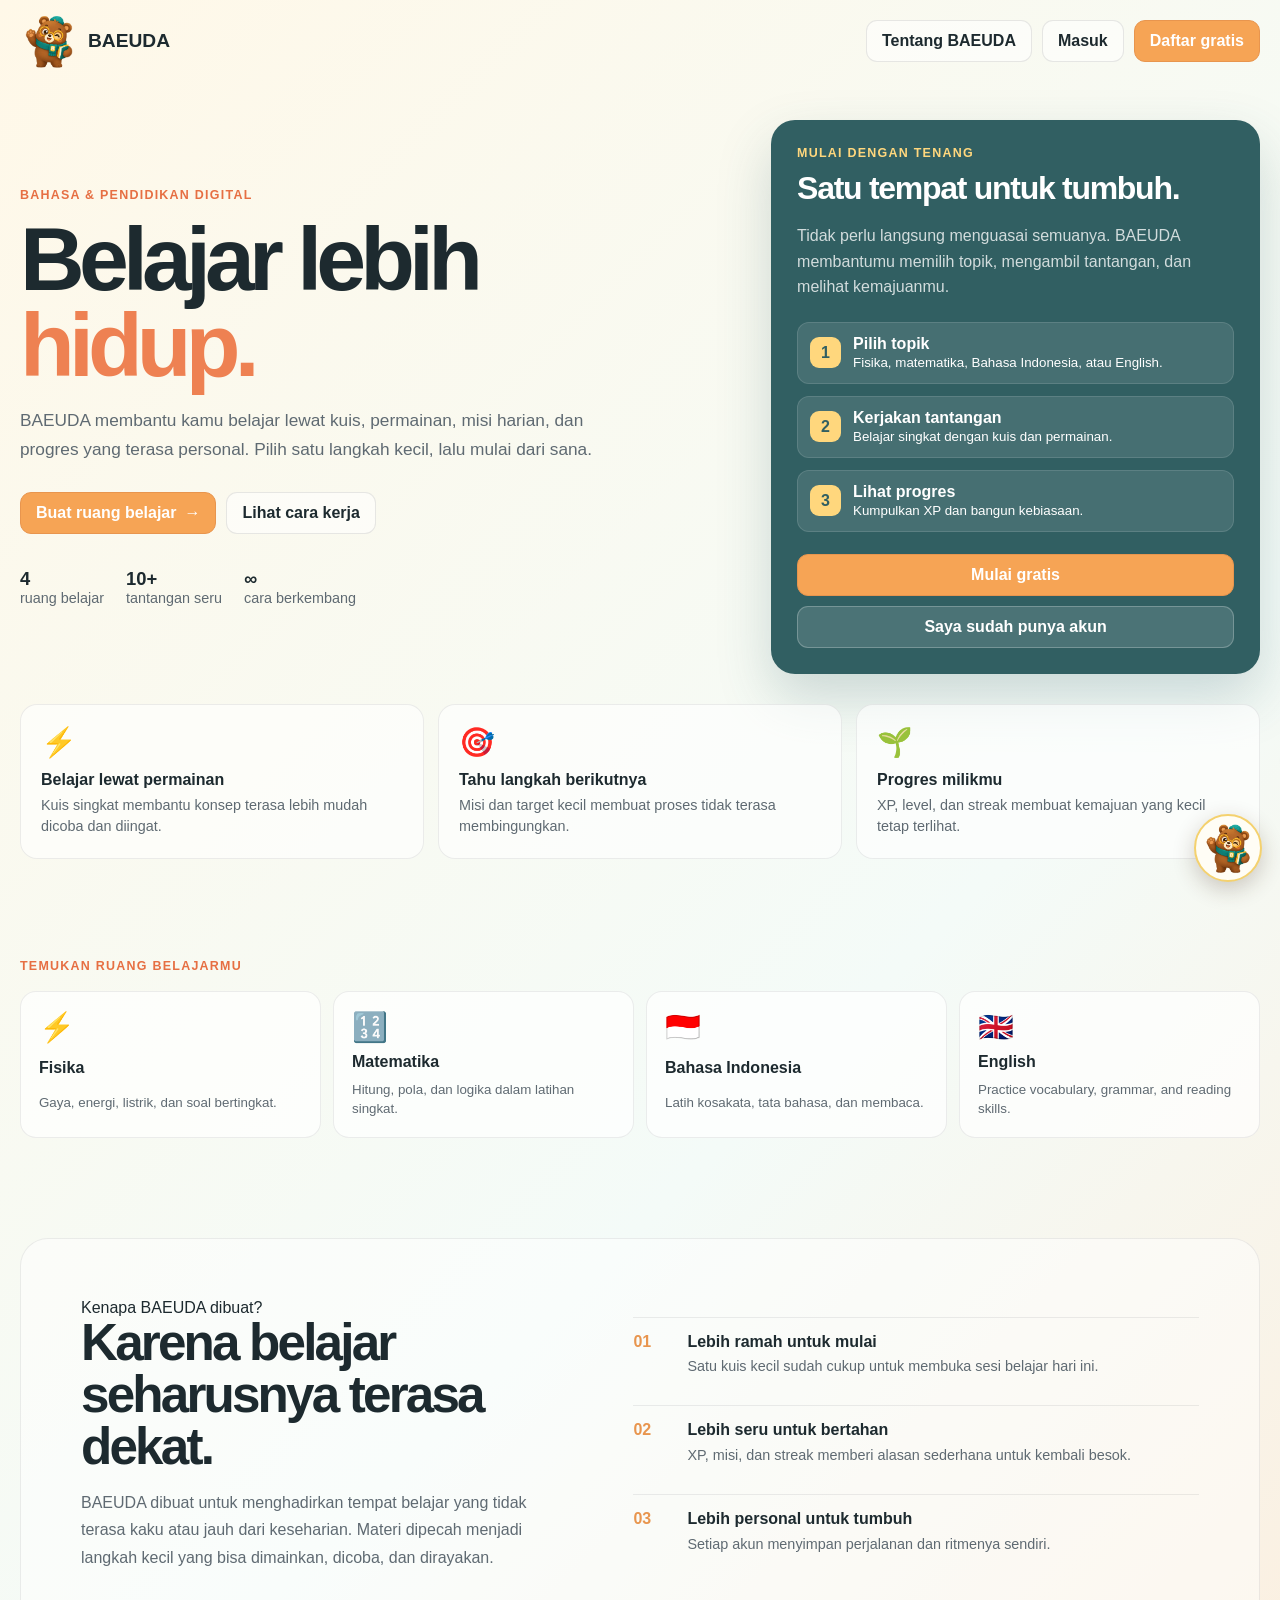
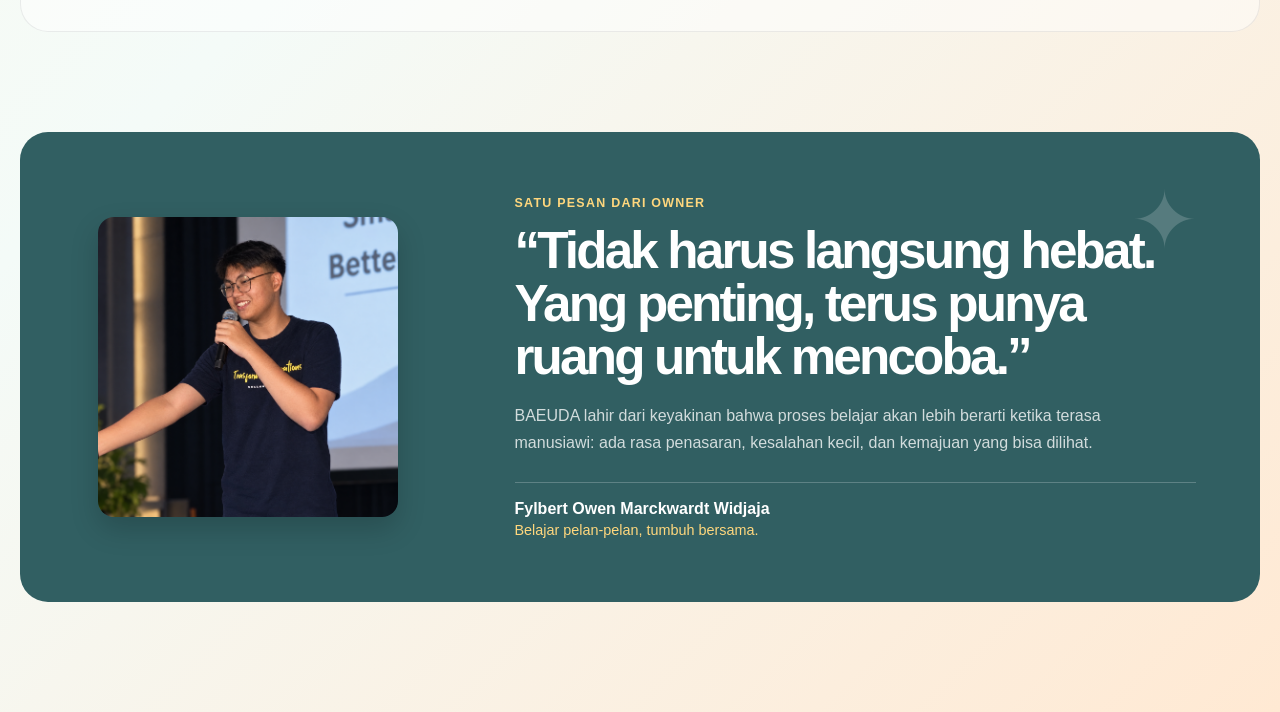
<file: index.html>
<!doctype html>
<html lang="id">
<head>
  <meta charset="utf-8" />
  <meta name="viewport" content="width=device-width, initial-scale=1" />
  <title>BAEUDA - Belajar Seru & Interaktif</title>
  <link rel="shortcut icon" href="logo-removebg-preview.png" type="image/x-icon" />
  <link rel="stylesheet" href="styles.css" />
  <style>
    .landing-shell { min-height: 100vh; overflow: hidden; background: linear-gradient(135deg, #fff8e8 0%, #f4fbf8 52%, #ffe9d3 100%); }
    .landing-nav, .landing-main { width: min(1240px, calc(100% - 40px)); margin: 0 auto; }
    .landing-nav { min-height: 82px; display: flex; align-items: center; justify-content: space-between; gap: 20px; }
    .landing-brand { display: inline-flex; align-items: center; gap: 10px; color: var(--text); font-size: 1.2rem; }
    .landing-nav-actions, .landing-actions { display: flex; align-items: center; flex-wrap: wrap; gap: 10px; }
    .landing-main { padding: 38px 0 80px; }
    .landing-hero { display: grid; grid-template-columns: minmax(0, 1.15fr) minmax(320px, .85fr); align-items: center; gap: clamp(34px, 7vw, 96px); min-height: 550px; }
    .landing-kicker { color: #e66f43; font-size: .78rem; font-weight: 800; letter-spacing: .1em; text-transform: uppercase; }
    .landing-copy h1 { max-width: 720px; margin: 14px 0 18px; font-size: clamp(3rem, 7vw, 6.6rem); line-height: .96; letter-spacing: -.065em; }
    .landing-copy h1 span { color: #ee8152; }
    .landing-copy > p { max-width: 610px; color: var(--muted); font-size: 1.08rem; line-height: 1.7; }
    .landing-actions { margin-top: 28px; }
    .landing-proof { display: flex; flex-wrap: wrap; gap: 22px; margin-top: 34px; color: var(--muted); font-size: .9rem; }
    .landing-proof strong { display: block; color: var(--text); font-size: 1.15rem; }
    .landing-panel { padding: 26px; background: #315f62; color: #fff; border-radius: 24px; box-shadow: 0 24px 54px rgba(49,95,98,.22); }
    .landing-panel h2 { margin: 10px 0; font-size: 2rem; letter-spacing: -.04em; }
    .landing-panel > p { color: rgba(255,255,255,.78); line-height: 1.6; }
    .landing-panel .btn.ghost { background: rgba(255,255,255,.13); border-color: rgba(255,255,255,.24); color: #fff; }
    .landing-panel-actions { display: grid; gap: 10px; margin-top: 22px; }
    .journey-list { display: grid; gap: 12px; margin: 22px 0 0; padding: 0; list-style: none; }
    .journey-list li { display: flex; align-items: center; gap: 12px; padding: 12px; background: rgba(255,255,255,.1); border: 1px solid rgba(255,255,255,.12); border-radius: 12px; }
    .journey-list span { display: grid; width: 31px; height: 31px; place-items: center; flex: 0 0 auto; background: #ffd77d; color: #315f62; border-radius: 9px; font-weight: 800; }
    .landing-features { display: grid; grid-template-columns: repeat(3, 1fr); gap: 14px; margin-top: 30px; }
    .landing-feature { padding: 20px; background: rgba(255,255,255,.6); border: 1px solid var(--line); border-radius: 17px; }
    .landing-feature-icon { font-size: 1.8rem; }
    .landing-feature strong { display: block; margin: 12px 0 6px; }
    .landing-feature p { margin: 0; color: var(--muted); font-size: .9rem; line-height: 1.5; }
    .section-label { margin: 100px 0 18px; color: #e66f43; font-size: .78rem; font-weight: 800; letter-spacing: .1em; text-transform: uppercase; }
    .subject-strip { display: grid; grid-template-columns: repeat(4, 1fr); gap: 12px; }
    .subject-tile { display: grid; gap: 9px; padding: 18px; background: rgba(255,255,255,.68); border: 1px solid var(--line); border-radius: 16px; color: var(--text); }
    .subject-tile:hover { transform: translateY(-3px); box-shadow: 0 12px 22px var(--shadow); }
    .subject-tile span { font-size: 1.8rem; }
    .subject-tile small { color: var(--muted); line-height: 1.45; }
    .about-section { margin-top: 100px; padding: clamp(28px, 5vw, 60px); background: rgba(255,255,255,.48); border: 1px solid var(--line); border-radius: 28px; }
    .about-grid { display: grid; grid-template-columns: minmax(0, .9fr) minmax(0, 1.1fr); gap: clamp(28px, 7vw, 90px); }
    .about-intro h2 { max-width: 470px; margin: 0 0 16px; font-size: clamp(2rem, 4vw, 3.8rem); line-height: 1.02; letter-spacing: -.055em; }
    .about-intro p { max-width: 500px; margin: 0; color: var(--muted); line-height: 1.7; }
    .about-points { display: grid; gap: 12px; }
    .about-points > div { display: grid; grid-template-columns: 42px 1fr; column-gap: 12px; padding: 15px 0; border-top: 1px solid var(--line); }
    .about-points span { grid-row: span 2; color: #e8954e; font-weight: 800; }
    .about-points p { margin: 5px 0 0; color: var(--muted); font-size: .9rem; line-height: 1.5; }
    .owner-section { display: grid; grid-template-columns: minmax(230px, .65fr) minmax(0, 1.35fr); align-items: center; gap: clamp(32px, 8vw, 110px); margin: 100px 0 30px; padding: clamp(28px, 5vw, 66px); overflow: hidden; background: #315f62; color: #fff; border-radius: 28px; position: relative; }
    .owner-section::after { content: "✦"; position: absolute; right: 5%; top: 9%; color: rgba(255,255,255,.18); font-size: 5rem; }
    .owner-photo-wrap { position: relative; display: grid; place-items: center; min-height: 270px; }
    .owner-photo { display: block; width: min(100%, 300px); aspect-ratio: 1; object-fit: cover; border-radius: 16px; box-shadow: 0 12px 28px rgba(0,0,0,.18); }
    .owner-story { position: relative; z-index: 1; }
    .owner-story .landing-kicker { color: #ffd77d; }
    .owner-story h2 { max-width: 700px; margin: 14px 0 18px; font-size: clamp(2rem, 4vw, 4rem); line-height: 1.04; letter-spacing: -.055em; }
    .owner-story > p { max-width: 650px; margin: 0; color: rgba(255,255,255,.78); line-height: 1.7; }
    .owner-signature { display: grid; gap: 4px; margin-top: 26px; padding-top: 17px; border-top: 1px solid rgba(255,255,255,.22); }
    .owner-signature span { color: #ffd77d; font-size: .9rem; }
    @media (max-width: 820px) { .landing-hero { grid-template-columns: 1fr; min-height: 0; } .landing-copy h1 { font-size: clamp(3rem, 14vw, 5rem); } .landing-features, .about-grid, .owner-section { grid-template-columns: 1fr; } .subject-strip { grid-template-columns: repeat(2, 1fr); } .owner-photo-wrap { min-height: 230px; } }
    @media (max-width: 520px) { .landing-nav, .landing-main { width: min(100% - 28px, 1240px); } .landing-nav { min-height: 70px; } .landing-nav-actions .btn.ghost { display: none; } .landing-main { padding-top: 20px; } .subject-strip { grid-template-columns: 1fr; } }
  </style>
</head>
<body>
  <div class="landing-shell">
    <header class="landing-nav">
      <a class="landing-brand" href="index.html"><span class="brand-mark">🐻</span><strong>BAEUDA</strong></a>
      <div class="landing-nav-actions"><a class="btn ghost" href="#tentang">Tentang BAEUDA</a><a class="btn ghost" href="login.html">Masuk</a><a class="btn brand" href="register.html">Daftar gratis</a></div>
    </header>
    <main class="landing-main">
      <section class="landing-hero">
        <div class="landing-copy"><div class="landing-kicker">Bahasa & Pendidikan Digital</div><h1>Belajar lebih <span>hidup.</span></h1><p>BAEUDA membantu kamu belajar lewat kuis, permainan, misi harian, dan progres yang terasa personal. Pilih satu langkah kecil, lalu mulai dari sana.</p><div class="landing-actions"><a class="btn brand" href="register.html">Buat ruang belajar <span aria-hidden="true">→</span></a><a class="btn ghost" href="#jelajah">Lihat cara kerja</a></div><div class="landing-proof"><div><strong>4</strong> ruang belajar</div><div><strong>10+</strong> tantangan seru</div><div><strong>∞</strong> cara berkembang</div></div></div>
        <aside class="landing-panel"><div class="landing-kicker" style="color:#ffd77d;">Mulai dengan tenang</div><h2>Satu tempat untuk tumbuh.</h2><p>Tidak perlu langsung menguasai semuanya. BAEUDA membantumu memilih topik, mengambil tantangan, dan melihat kemajuanmu.</p><ul class="journey-list"><li><span>1</span><div><strong>Pilih topik</strong><br><small>Fisika, matematika, Bahasa Indonesia, atau English.</small></div></li><li><span>2</span><div><strong>Kerjakan tantangan</strong><br><small>Belajar singkat dengan kuis dan permainan.</small></div></li><li><span>3</span><div><strong>Lihat progres</strong><br><small>Kumpulkan XP dan bangun kebiasaan.</small></div></li></ul><div class="landing-panel-actions"><a class="btn brand" href="register.html">Mulai gratis</a><a class="btn ghost" href="login.html">Saya sudah punya akun</a></div></aside>
      </section>
      <section id="jelajah" class="landing-features" aria-label="Manfaat BAEUDA"><article class="landing-feature"><div class="landing-feature-icon">⚡</div><strong>Belajar lewat permainan</strong><p>Kuis singkat membantu konsep terasa lebih mudah dicoba dan diingat.</p></article><article class="landing-feature"><div class="landing-feature-icon">🎯</div><strong>Tahu langkah berikutnya</strong><p>Misi dan target kecil membuat proses tidak terasa membingungkan.</p></article><article class="landing-feature"><div class="landing-feature-icon">🌱</div><strong>Progres milikmu</strong><p>XP, level, dan streak membuat kemajuan yang kecil tetap terlihat.</p></article></section>
      <div class="section-label">Temukan ruang belajarmu</div>
      <section class="subject-strip"><a class="subject-tile" href="quiz.html"><span>⚡</span><strong>Fisika</strong><small>Gaya, energi, listrik, dan soal bertingkat.</small></a><a class="subject-tile" href="math-quiz.html"><span>🔢</span><strong>Matematika</strong><small>Hitung, pola, dan logika dalam latihan singkat.</small></a><a class="subject-tile" href="bahasa-quiz.html"><span>🇮🇩</span><strong>Bahasa Indonesia</strong><small>Latih kosakata, tata bahasa, dan membaca.</small></a><a class="subject-tile" href="english-quiz.html"><span>🇬🇧</span><strong>English</strong><small>Practice vocabulary, grammar, and reading skills.</small></a></section>
      <section id="tentang" class="about-section"><div class="about-label">Kenapa BAEUDA dibuat?</div><div class="about-grid"><div class="about-intro"><h2>Karena belajar seharusnya terasa dekat.</h2><p>BAEUDA dibuat untuk menghadirkan tempat belajar yang tidak terasa kaku atau jauh dari keseharian. Materi dipecah menjadi langkah kecil yang bisa dimainkan, dicoba, dan dirayakan.</p></div><div class="about-points"><div><span>01</span><strong>Lebih ramah untuk mulai</strong><p>Satu kuis kecil sudah cukup untuk membuka sesi belajar hari ini.</p></div><div><span>02</span><strong>Lebih seru untuk bertahan</strong><p>XP, misi, dan streak memberi alasan sederhana untuk kembali besok.</p></div><div><span>03</span><strong>Lebih personal untuk tumbuh</strong><p>Setiap akun menyimpan perjalanan dan ritmenya sendiri.</p></div></div></div></section>
      <section id="owner" class="owner-section"><div class="owner-photo-wrap"><img class="owner-photo" src="image.png" alt="Owner BAEUDA speaking at an event" /></div><div class="owner-story"><div class="landing-kicker">Satu pesan dari owner</div><h2>“Tidak harus langsung hebat. Yang penting, terus punya ruang untuk mencoba.”</h2><p>BAEUDA lahir dari keyakinan bahwa proses belajar akan lebih berarti ketika terasa manusiawi: ada rasa penasaran, kesalahan kecil, dan kemajuan yang bisa dilihat.</p><div class="owner-signature"><strong>Fylbert Owen Marckwardt Widjaja</strong><span>Belajar pelan-pelan, tumbuh bersama.</span></div></div></section>
    </main>
  </div>
  <script src="mascot-popover.js" defer></script>
</body>
</html>
</file>
<file: styles.css>
:root {
  --bg-page: #f4d35e;
  --bg-soft: #f5f5f1;
  --panel: #f3efe8;
  --panel-strong: #f9f9f7;
  --card: #f7f5ee;
  --white: #ffffff;
  --text: #1d2a2f;
  --muted: #5f6a72;
  --brand-yellow: #f9c74f;
  --brand-orange: #f78b5c;
  --brand-teal: #71d7d5;
  --brand-violet: #8167f5;
  --brand-green: #8ad7a3;
  --brand-pink: #f6b5d8;
  --shadow: rgba(63, 52, 25, 0.12);
  --line: rgba(31, 35, 42, 0.08);
  --border: rgba(31, 35, 42, 0.1);
  --brand: #f6a455;
  --brand-2: #40aaa5;
  --ok: #2f9b68;
  --danger: #c65c5c;
}

* { box-sizing: border-box; }
html, body {
  margin: 0;
  padding: 0;
  min-height: 100%;
  font-family: "Segoe UI", Tahoma, Geneva, Verdana, sans-serif;
  background: var(--bg-page);
  color: var(--text);
}

body {
  min-height: 100vh;
  display: flex;
  flex-direction: column;
  justify-content: stretch;
  align-items: flex-start;
  overflow-x: hidden;
}

body.auth-pending { visibility: hidden; }

button, input { font: inherit; }
a { color: inherit; text-decoration: none; }
img { max-width: 100%; display: block; }

.dashboard-shell {
  width: 100%;
  min-height: 100vh;
  background: linear-gradient(180deg, #f4f0eb 0%, #f7f4ee 100%);
  position: relative;
  overflow: hidden;
}

.dashboard-shell::before,
.dashboard-shell::after {
  content: "";
  position: absolute;
  inset: auto auto 0 0;
  width: 340px;
  height: 180px;
  background: rgba(255,255,255,0.38);
  border-radius: 50% 50% 0 0 / 100% 100% 0 0;
  transform: translateX(-30px) translateY(40px);
  filter: blur(4px);
}

.dashboard-shell::after {
  left: auto;
  right: -40px;
  bottom: 20px;
  width: 260px;
  height: 140px;
}

.app-layout {
  display: grid;
  grid-template-columns: 260px 1fr;
  min-height: 100vh;
  position: relative;
  z-index: 1;
}

.sidebar-overlay { display: none; }

.sidebar {
  background: rgba(255,255,255,0.10);
  border-right: 1px solid var(--line);
  padding: 18px 16px 24px;
  position: relative;
}

.brand-box {
  display: flex;
  align-items: center;
  gap: 10px;
  padding: 8px 10px 18px;
  font-weight: 800;
  font-size: 1.2rem;
  color: var(--text);
}

.brand-mark {
  width: 58px;
  height: 58px;
  border-radius: 12px;
  background: url('logo.png') center / contain no-repeat;
  display: grid;
  place-items: center;
  font-size: 0;
}

.side-menu {
  list-style: none;
  margin: 12px 0 0;
  padding: 0;
  display: flex;
  flex-direction: column;
  gap: 8px;
}

.side-menu li {
  margin: 0;
}

.nav-link {
  width: 100%;
  display: flex;
  align-items: center;
  gap: 12px;
  border: none;
  background: transparent;
  padding: 12px 12px;
  border-radius: 12px;
  color: var(--text);
  font-weight: 600;
  text-align: left;
  cursor: pointer;
  transition: 0.18s ease;
}

.nav-link:hover,
.nav-link.active {
  background: rgba(113, 215, 213, 0.25);
  box-shadow: inset 0 0 0 1px rgba(64, 167, 166, 0.14);
}

.nav-icon {
  width: 26px;
  height: 26px;
  display: grid;
  place-items: center;
  border-radius: 8px;
  background: rgba(255,255,255,0.28);
  font-size: 1rem;
}

.main-panel {
  padding: 18px 26px 28px;
  position: relative;
}

.topbar {
  display: flex;
  justify-content: space-between;
  align-items: center;
  padding: 6px 4px 18px;
}

.sidebar-toggle {
  display: none;
  width: 42px;
  height: 42px;
  border: 1px solid rgba(26, 38, 42, 0.08);
  border-radius: 12px;
  background: rgba(255,255,255,.72);
  color: var(--text);
  cursor: pointer;
  font-size: 1.25rem;
  box-shadow: 0 8px 18px rgba(0,0,0,.04);
}

.topbar-actions {
  display: flex;
  align-items: center;
  gap: 12px;
}

.top-icon {
  width: 40px;
  height: 40px;
  border-radius: 50%;
  border: 1px solid rgba(26, 38, 42, 0.08);
  background: rgba(255,255,255,0.6);
  display: grid;
  place-items: center;
  box-shadow: 0 8px 18px rgba(0,0,0,0.04);
  cursor: pointer;
  font-size: 1.2rem;
}

.top-icon.accent {
  background: linear-gradient(180deg, #ffcf6a, #ffb447);
  border-color: rgba(255, 162, 66, 0.25);
}

.content {
  display: flex;
  flex-direction: column;
  gap: 18px;
}

.hero {
  display: flex;
  align-items: center;
  justify-content: space-between;
  gap: 18px;
  padding: 12px 8px 0;
}

.hero h1 {
  margin: 0;
  font-size: clamp(2rem, 2.4vw, 3rem);
  line-height: 1.15;
  letter-spacing: -0.04em;
} 

.hero h1 .accent {
  color: #ff8b57;
}

.hero-copy {
  max-width: 720px;
}

.hero-copy p {
  margin: 10px 0 0;
  color: var(--muted);
  font-size: 1rem;
}

.hero-figure {
  width: 120px;
  height: 120px;
  border-radius: 50%;
  background-image: url('logo.png'), linear-gradient(180deg, rgba(255,255,255,0.9), rgba(239,245,255,0.8));
  background-position: center, center;
  background-size: 98px 98px, cover;
  background-repeat: no-repeat;
  display: grid;
  place-items: center;
  border: 3px solid rgba(255,255,255,0.9);
  box-shadow: 0 14px 28px rgba(130, 130, 130, 0.12);
  font-size: 0;
}

.card {
  background: rgba(255,255,255,0.52);
  border: 1px solid rgba(26, 38, 42, 0.08);
  border-radius: 24px;
  box-shadow: 0 12px 24px var(--shadow);
}

.profile-card {
  padding: 24px 26px 18px;
}

.profile-header {
  display: flex;
  align-items: center;
  justify-content: space-between;
  gap: 20px;
}

.profile-user {
  display: flex;
  align-items: center;
  gap: 18px;
}

.avatar-wrap {
  width: 76px;
  height: 76px;
  border-radius: 50%;
  overflow: hidden;
  background: linear-gradient(135deg, #bfe8f5, #eafaf5);
  display: grid;
  place-items: center;
  border: 3px solid rgba(255,255,255,0.9);
  box-shadow: inset 0 0 0 2px rgba(55,81,82,0.06);
}

.avatar-wrap img {
  width: 100%;
  height: 100%;
  object-fit: cover;
}

.user-name-row {
  display: flex;
  align-items: center;
  gap: 10px;
  flex-wrap: wrap;
}

.user-name-row h2 {
  margin: 0;
  font-size: clamp(1.5rem, 2vw, 2.1rem);
  letter-spacing: -0.04em;
}

.small-btn {
  border: 1px solid rgba(18,31,34,0.08);
  background: rgba(255,255,255,0.8);
  color: var(--text);
  border-radius: 10px;
  padding: 6px 10px;
  cursor: pointer;
  font-weight: 600;
}

.level-pill {
  display: inline-flex;
  align-items: center;
  justify-content: center;
  padding: 8px 12px;
  border-radius: 999px;
  background: linear-gradient(135deg, rgba(129,103,245,0.14), rgba(113,215,213,0.2));
  color: var(--text);
  font-weight: 800;
  letter-spacing: 0.02em;
}

.profile-meta {
  display: flex;
  align-items: center;
  gap: 12px;
  flex-wrap: wrap;
  margin-top: 8px;
}

.avatar-actions {
  margin-top: 10px;
}

.avatar-actions input {
  display: none;
}

.meta-pill {
  border-radius: 999px;
  padding: 7px 12px;
  background: rgba(255,255,255,0.7);
  border: 1px solid var(--line);
  font-size: 0.86rem;
  color: var(--muted);
  font-weight: 700;
}

.name-edit {
  display: none;
  margin-top: 12px;
  gap: 10px;
  align-items: center;
}

.name-edit.visible {
  display: flex;
}

.name-edit input {
  flex: 1;
  border: 1px solid rgba(24, 36, 43, 0.14);
  background: rgba(255,255,255,0.8);
  border-radius: 12px;
  padding: 10px 12px;
  outline: none;
}

.name-edit input:focus {
  border-color: rgba(129,103,245,0.35);
  box-shadow: 0 0 0 4px rgba(129,103,245,0.08);
}

.stats-grid {
  margin-top: 18px;
  display: grid;
  grid-template-columns: repeat(3, minmax(0,1fr));
  gap: 14px;
}

.stat-box {
  background: linear-gradient(180deg, rgba(255,255,255,0.86), rgba(244,245,246,0.88));
  border: 1px solid rgba(26,38,42,0.06);
  border-radius: 18px;
  min-height: 118px;
  padding: 18px 16px;
  display: flex;
  flex-direction: column;
  justify-content: center;
  align-items: center;
  text-align: center;
  gap: 6px;
}

.stat-icon {
  font-size: 1.5rem;
}

.stat-value {
  font-size: clamp(1.5rem, 2vw, 2.2rem);
  font-weight: 900;
  letter-spacing: -0.05em;
  color: var(--text);
}

.stat-label {
  color: var(--muted);
  font-size: 0.8rem;
  letter-spacing: 0.04em;
  text-transform: uppercase;
  font-weight: 700;
}

.progress-panel {
  margin-top: 18px;
  padding-top: 10px;
  border-top: 1px solid rgba(24, 36, 43, 0.08);
}

.progress-head {
  display: flex;
  justify-content: space-between;
  align-items: center;
  gap: 10px;
  font-weight: 700;
  margin-bottom: 10px;
}

.progress-bar {
  height: 16px;
  background: rgba(26, 38, 42, 0.08);
  border-radius: 999px;
  overflow: hidden;
  position: relative;
}

.progress-bar > span {
  display: block;
  width: 75%;
  height: 100%;
  background: linear-gradient(90deg, #7bd8d2, #82de8a, #f7c153 100%);
  border-radius: inherit;
}

.caption {
  color: var(--muted);
  font-size: 0.85rem;
  margin-top: 8px;
}

.quote-card {
  padding: 14px 16px;
  background: rgba(113, 215, 213, 0.14);
  border: 1px solid rgba(113, 215, 213, 0.15);
  border-radius: 18px;
  display: flex;
  align-items: center;
  justify-content: space-between;
  gap: 18px;
}

.quote-content {
  display: flex;
  align-items: center;
  gap: 12px;
  flex: 1;
  font-size: 0.9rem;
  color: var(--text);
  line-height: 1.5;
}

.quote-mark {
  width: 42px;
  height: 42px;
  border-radius: 50%;
  background: rgba(255,255,255,0.6);
  display: grid;
  place-items: center;
  font-size: 1.2rem;
}

.quote-credit {
  font-weight: 800;
  color: var(--muted);
  text-align: right;
  min-width: 110px;
}

.quick-summary {
  display: grid;
  grid-template-columns: repeat(3, minmax(0,1fr));
  gap: 14px;
  margin-top: 4px;
}

.summary-item {
  padding: 16px 18px;
  background: rgba(255,255,255,0.54);
  border: 1px solid rgba(28, 40, 44, 0.08);
  border-radius: 18px;
  display: flex;
  align-items: center;
  justify-content: space-between;
  gap: 12px;
  min-height: 72px;
  font-weight: 700;
}

.summary-item .icon {
  width: 38px;
  height: 38px;
  border-radius: 12px;
  background: rgba(129,103,245,0.1);
  display: grid;
  place-items: center;
  font-size: 1.2rem;
}

.summary-item .label {
  color: var(--muted);
  font-size: 0.78rem;
  text-transform: uppercase;
  letter-spacing: 0.04em;
}

.summary-item .value {
  font-size: 1.1rem;
}

.feature-shell {
  width: 100%;
  min-height: 100vh;
  background: linear-gradient(145deg, #fff8e8 0%, #f4fbf8 55%, #fff0df 100%);
}

.feature-topbar,
.feature-content {
  width: 100%;
  max-width: none;
  padding-left: clamp(16px, 4vw, 64px);
  padding-right: clamp(16px, 4vw, 64px);
  box-sizing: border-box;
  margin: 0 auto;
}

.feature-topbar {
  display: flex;
  justify-content: space-between;
  align-items: center;
  padding: 24px 0;
}

.feature-brand {
  display: inline-flex;
  align-items: center;
  gap: 10px;
  font-size: 1.2rem;
}

.feature-hero {
  display: flex;
  justify-content: space-between;
  align-items: center;
  gap: 24px;
  padding: 34px 0 24px;
}

.eyebrow {
  margin: 0 0 6px;
  color: #ee7e4b;
  font-size: .76rem;
  font-weight: 800;
  letter-spacing: .08em;
  text-transform: uppercase;
}

.feature-hero h1,
.feature-section h2 {
  margin: 0;
  letter-spacing: -.035em;
}

.feature-hero h1 { font-size: clamp(2rem, 4vw, 3.2rem); }
.feature-hero p:not(.eyebrow) { color: var(--muted); margin: 10px 0 0; }
.feature-hero-icon { font-size: 4rem; transform: rotate(8deg); }
.feature-section { margin: 22px 0 36px; scroll-margin-top: 16px; }
.section-heading { display: flex; justify-content: space-between; align-items: end; gap: 16px; margin-bottom: 14px; }
.section-count { color: #497b7c; font-size: .82rem; font-weight: 800; }
.feature-grid { display: grid; grid-template-columns: repeat(4, minmax(0, 1fr)); gap: 14px; }
.feature-card { color: var(--text); text-decoration: none; }
.subject-card { min-height: 178px; padding: 18px; display: flex; flex-direction: column; align-items: flex-start; gap: 9px; background: rgba(255,255,255,.78); border: 1px solid var(--line); border-radius: 18px; box-shadow: 0 10px 22px var(--shadow); transition: transform .18s ease, box-shadow .18s ease; }
.subject-card:hover { transform: translateY(-4px); box-shadow: 0 16px 28px rgba(63,52,25,.16); }
.subject-card strong { font-size: 1.05rem; }
.subject-card span:not(.feature-card-icon) { color: var(--muted); font-size: .88rem; line-height: 1.4; }
.subject-card b { color: #e66f43; margin-top: auto; font-size: .86rem; }
.feature-card-icon { font-size: 2rem; }
.task-list { display: grid; gap: 9px; }
.task-row, .setting-row { display: flex; align-items: center; gap: 12px; padding: 14px 16px; background: rgba(255,255,255,.78); border: 1px solid var(--line); border-radius: 14px; cursor: pointer; }
.task-row input { accent-color: #40aaa5; }
.task-row.done strong { color: var(--muted); text-decoration: line-through; }
.add-task, .tutor-form { display: flex; gap: 10px; margin-top: 12px; }
.add-task input, .tutor-input-row input { flex: 1; min-width: 0; border: 1px solid var(--line); border-radius: 11px; padding: 11px 13px; background: rgba(255,255,255,.8); }
.accent-btn { background: #f6a455; border-color: #e8954e; color: #fff; }
.tutor-section { background: rgba(113,215,213,.15); padding: 22px; border-radius: 20px; border: 1px solid rgba(64,167,166,.15); }
.tutor-form { display: block; }
.tutor-form label { display: block; font-weight: 700; margin-bottom: 8px; }
.tutor-input-row { display: flex; gap: 10px; }
.tutor-answer { margin-top: 14px; padding: 14px; background: rgba(255,255,255,.7); border-radius: 12px; color: #315f62; line-height: 1.5; }
.progress-overview { display: grid; grid-template-columns: repeat(3, 1fr); gap: 12px; }
.progress-overview > div { display: flex; flex-direction: column; gap: 6px; padding: 18px; background: rgba(255,255,255,.78); border-radius: 15px; border: 1px solid var(--line); }
.progress-overview span, .progress-overview small { color: var(--muted); font-size: .82rem; }
.progress-overview strong { font-size: 1.45rem; }
.achievement-list, .leaderboard-list { display: grid; gap: 9px; margin-top: 12px; }
.achievement, .leaderboard-list > div, .message-item, .calendar-grid { display: flex; align-items: center; gap: 14px; padding: 14px 16px; background: rgba(255,255,255,.78); border: 1px solid var(--line); border-radius: 14px; }
.achievement { opacity: .62; }
.achievement.unlocked, .achievement span { opacity: 1; }
.achievement span { display: flex; flex-direction: column; gap: 3px; }
.achievement small, .message-item small, .calendar-plan small { color: var(--muted); }
.leaderboard-list > div { justify-content: space-between; }
.leaderboard-list b { color: #e8954e; width: 20px; }
.leaderboard-list .current-rank { background: #fff0cf; border-color: #f4c77d; }
.calendar-grid { justify-content: flex-start; }
.calendar-date { min-width: 150px; display: flex; flex-direction: column; gap: 3px; }
.calendar-date strong { font-size: 2.4rem; color: #e66f43; }
.calendar-date small, .calendar-date span { color: var(--muted); }
.calendar-plan { display: flex; flex-direction: column; gap: 5px; }
.message-avatar { font-size: 2rem; }
.message-item p { margin: 4px 0; }
.setting-row { justify-content: space-between; cursor: default; margin-bottom: 12px; }
.setting-row span { display: flex; flex-direction: column; gap: 4px; }
.setting-row small { color: var(--muted); }
.setting-row input { width: 42px; height: 22px; accent-color: #40aaa5; }
.danger-btn { color: #b65353; border-color: #eab0a3; }
.focus-page { min-height: 100vh; background: linear-gradient(145deg, #fff8e8 0%, #f4fbf8 55%, #fff0df 100%); }
.focus-topbar, .focus-main { width: min(1120px, calc(100% - 40px)); margin: 0 auto; }
.focus-topbar { display: flex; align-items: center; justify-content: space-between; gap: 16px; padding: 24px 0; }
.focus-brand { display: inline-flex; align-items: center; gap: 10px; font-size: 1.15rem; }
.focus-main { padding: 42px 0 80px; }
.focus-heading { display: flex; align-items: end; justify-content: space-between; gap: 24px; margin-bottom: 28px; }
.focus-heading h1 { margin: 5px 0 0; font-size: clamp(2.4rem, 6vw, 5rem); line-height: .98; letter-spacing: -.06em; }
.focus-heading p:not(.eyebrow) { max-width: 620px; margin: 14px 0 0; color: var(--muted); line-height: 1.65; }
.focus-grid { display: grid; grid-template-columns: repeat(2, minmax(0, 1fr)); gap: 16px; }
.focus-card { padding: 24px; background: rgba(255,255,255,.78); border: 1px solid var(--line); border-radius: 18px; box-shadow: 0 12px 26px var(--shadow); }
.focus-card h2 { margin: 0 0 8px; font-size: 1.3rem; }
.focus-card p { color: var(--muted); line-height: 1.6; }
.focus-card .btn { margin-top: 12px; }
.focus-icon { font-size: 2.4rem; }
.focus-list { display: grid; gap: 10px; margin: 20px 0 0; padding: 0; list-style: none; }
.focus-list li { display: flex; align-items: center; gap: 12px; padding: 14px; background: rgba(255,255,255,.75); border: 1px solid var(--line); border-radius: 13px; }
.focus-list li span { color: #e8954e; font-weight: 800; }
.focus-form { display: flex; gap: 10px; margin-top: 18px; }
.focus-form input { flex: 1; min-width: 0; border: 1px solid var(--line); border-radius: 11px; padding: 12px 13px; background: #fff; }
.focus-tutor { background: rgba(113,215,213,.2); border-color: rgba(64,167,166,.2); }
.focus-answer { margin-top: 16px; padding: 16px; background: rgba(255,255,255,.7); border-radius: 12px; color: #315f62; line-height: 1.6; }
.daily-quest { margin-bottom: 18px; }
.daily-quest-heading { display: flex; align-items: center; justify-content: space-between; gap: 14px; }
.daily-quest-heading .eyebrow { margin-bottom: 5px; }
.daily-quest-heading h2 { margin-bottom: 0; }
.daily-quest-date { color: var(--muted); font-size: .9rem; font-weight: 700; }
.daily-quest-progress { display: block; margin: 14px 0; color: #347777; }
.daily-question-list { display: grid; gap: 14px; }
.daily-question { padding: 16px; background: rgba(255,255,255,.7); border: 1px solid var(--line); border-radius: 14px; }
.daily-question-meta { color: #e66f43; font-size: .82rem; font-weight: 800; }
.daily-question-prompt { margin: 8px 0 12px; color: var(--text) !important; font-weight: 700; }
.daily-question-options { display: grid; grid-template-columns: repeat(2, minmax(0, 1fr)); gap: 8px; }
.daily-question-choice { padding: 11px 13px; border: 1px solid var(--line); border-radius: 10px; background: #fff; color: var(--text); cursor: pointer; text-align: left; }
.daily-question-choice:not(:disabled):hover { border-color: #40aaa5; background: rgba(113,215,213,.12); }
.daily-question-choice:disabled { cursor: default; opacity: .72; }
.daily-question-choice.correct { border-color: #64ae82; background: #e8f7ed; color: #27643d; opacity: 1; }
.daily-question-choice.incorrect { border-color: #d98e82; background: #fff0ed; color: #9a4337; opacity: 1; }
.daily-question-feedback { margin: 12px 0 0 !important; font-weight: 700; }
.daily-question-feedback.correct { color: #27643d; }
.daily-question-feedback.incorrect { color: #9a4337; }
.overview-banner { margin-bottom: 28px; padding: 22px 24px; background: #315f62; color: #fff; border-radius: 18px; }
.overview-banner strong { display: block; margin-bottom: 6px; font-size: 1.35rem; }
.overview-banner span { color: rgba(255,255,255,.76); }
.auth-page { min-height: 100vh; display: grid; place-items: center; padding: 28px; background: linear-gradient(135deg, #fff8e8 0%, #f4fbf8 52%, #ffe9d3 100%); }
.auth-layout { display: grid; grid-template-columns: minmax(0, .9fr) minmax(360px, .75fr); width: min(1050px, 100%); min-height: 620px; overflow: hidden; background: rgba(255,255,255,.58); border: 1px solid var(--line); border-radius: 28px; box-shadow: 0 28px 70px rgba(63,52,25,.15); }
.auth-story { display: flex; flex-direction: column; justify-content: space-between; padding: clamp(30px, 5vw, 62px); background: #315f62; color: #fff; }
.auth-story h1 { max-width: 520px; margin: 18px 0; font-size: clamp(2.6rem, 5vw, 5rem); line-height: .98; letter-spacing: -.06em; }
.auth-story p { max-width: 500px; color: rgba(255,255,255,.78); line-height: 1.7; }
.auth-story .landing-kicker { color: #ffd77d; }
.auth-story-list { display: grid; gap: 12px; margin: 32px 0 0; padding: 0; list-style: none; }
.auth-story-list li { display: flex; gap: 10px; align-items: center; color: rgba(255,255,255,.84); }
.auth-story-list span { color: #ffd77d; font-size: 1.2rem; }
.auth-panel { display: flex; flex-direction: column; justify-content: center; padding: clamp(28px, 5vw, 58px); background: rgba(255,255,255,.82); }
.auth-panel-top { display: flex; align-items: center; justify-content: space-between; gap: 14px; margin-bottom: 34px; }
.auth-panel-top a { color: #347777; font-size: .86rem; font-weight: 800; }
.auth-panel h2 { margin: 0 0 8px; font-size: 2rem; letter-spacing: -.04em; }
.auth-panel-intro { margin: 0 0 24px; color: var(--muted); line-height: 1.6; }
.auth-page-form { display: grid; gap: 14px; }
.auth-page-form label { display: grid; gap: 7px; font-size: .86rem; font-weight: 800; }
.auth-page-form input { width: 100%; border: 1px solid var(--border); border-radius: 11px; padding: 13px; background: #fff; color: var(--text); }
.auth-page-form input:focus { outline: 3px solid rgba(64,170,165,.18); border-color: var(--brand-2); }
.password-wrap { display: flex; align-items: center; gap: 8px; padding-right: 10px; border: 1px solid var(--border); border-radius: 11px; background: #fff; }
.password-wrap input { border: 0; outline: 0; background: transparent; }
.password-toggle { border: 0; padding: 4px; background: transparent; color: #347777; cursor: pointer; font-size: .78rem; font-weight: 800; white-space: nowrap; }
.auth-page-form .btn { width: 100%; margin-top: 4px; }
.auth-page-message { min-height: 22px; margin: 0; color: var(--danger); font-size: .88rem; line-height: 1.4; }
.auth-page-message.success { color: var(--ok); }
.auth-switch { margin: 22px 0 0; color: var(--muted); font-size: .9rem; text-align: center; }
.auth-switch a { color: #347777; font-weight: 800; }
.auth-reset { border: 0; padding: 0; background: transparent; color: #347777; cursor: pointer; font-size: .82rem; font-weight: 800; text-align: right; }
@media (max-width: 760px) { .auth-page { padding: 14px; } .auth-layout { grid-template-columns: 1fr; } .auth-story { min-height: 300px; } .auth-story-list { display: none; } }
@media (max-width: 700px) { .focus-grid { grid-template-columns: 1fr; } .focus-heading { align-items: flex-start; flex-direction: column; } .focus-topbar, .focus-main { width: min(100% - 28px, 1120px); } .focus-form { flex-direction: column; } .daily-quest-heading { align-items: flex-start; flex-direction: column; } .daily-question-options { grid-template-columns: 1fr; } }
body.reduced-motion *, body.reduced-motion *::before, body.reduced-motion *::after { animation-duration: .01ms !important; transition-duration: .01ms !important; }
body.warm-mode .dashboard-shell { background: linear-gradient(145deg, #fff2c9 0%, #fff7ea 52%, #ffe0b8 100%); }
body.warm-mode .card { background: rgba(255, 249, 235, .78); }

/* Shared full-screen surface for the original game pages. */
.header {
  width: 100%;
  background: rgba(255, 255, 255, .72);
  border-bottom: 1px solid var(--line);
}

.container {
  width: 100%;
  max-width: none !important;
  padding-left: clamp(16px, 4vw, 64px);
  padding-right: clamp(16px, 4vw, 64px);
}

.nav {
  min-height: 76px;
  display: flex;
  align-items: center;
  justify-content: space-between;
  gap: 24px;
}

.brand {
  display: flex;
  align-items: center;
  gap: 12px;
}

.brand h1 { margin: 0; font-size: 1.2rem; }
.logo { width: 68px; height: 68px; object-fit: contain; }
.navlinks { display: flex; align-items: center; gap: 12px; }

main.container {
  min-height: calc(100vh - 136px);
  margin: 0 !important;
  padding-top: clamp(24px, 5vh, 72px) !important;
  padding-bottom: clamp(24px, 5vh, 72px) !important;
}

main.container > .card {
  width: min(1100px, 100%);
  margin: 0 auto;
}

.btn {
  display: inline-flex;
  align-items: center;
  justify-content: center;
  gap: 8px;
  min-height: 42px;
  padding: 10px 15px;
  border: 1px solid var(--border);
  border-radius: 11px;
  background: rgba(255,255,255,.82);
  color: var(--text);
  cursor: pointer;
  font-weight: 700;
  text-decoration: none;
  transition: transform .18s ease, box-shadow .18s ease, background .18s ease;
}

.btn:hover { transform: translateY(-2px); box-shadow: 0 8px 16px var(--shadow); }
.btn.brand { background: var(--brand); border-color: #e8954e; color: #fff; }
.btn.ghost { background: rgba(255,255,255,.55); }
.btn.full { width: 100%; justify-content: flex-start; }
.btn:disabled { opacity: .5; cursor: not-allowed; transform: none; }
.badge { display: inline-flex; padding: 7px 11px; border-radius: 999px; background: rgba(64,170,165,.14); color: #347777; font-weight: 800; }
.input { width: 100%; border: 1px solid var(--border); border-radius: 11px; padding: 11px 13px; background: rgba(255,255,255,.82); color: var(--text); }
.footer { width: 100%; padding: 18px 0; border-top: 1px solid var(--line); color: var(--muted); text-align: center; }

body > main:not(.container) {
  width: min(1440px, calc(100% - 48px));
  min-height: 100vh;
  margin: 0 auto;
  padding: clamp(24px, 5vh, 72px) 0;
}

body > main:not(.container) > .card { width: 100%; }

@media (max-width: 980px) {
  .app-layout {
    grid-template-columns: 1fr;
  }

  .sidebar {
    position: fixed;
    inset: 0 auto 0 0;
    z-index: 20;
    width: min(286px, 88vw);
    min-height: 100vh;
    overflow-y: auto;
    padding: 18px 16px 24px;
    background: rgba(249, 247, 240, .98);
    border-right: 1px solid var(--line);
    box-shadow: 18px 0 42px rgba(63,52,25,.14);
    transform: translateX(-105%);
    transition: transform .22s ease;
  }

  .side-menu {
    display: flex;
    flex-direction: column;
  }

  .sidebar-toggle {
    display: grid;
    place-items: center;
  }

  .sidebar-overlay {
    position: fixed;
    inset: 0;
    z-index: 19;
    border: 0;
    padding: 0;
    background: rgba(29,42,47,.34);
    opacity: 0;
    pointer-events: none;
    display: block;
    transition: opacity .22s ease;
  }

  body.sidebar-open .sidebar {
    transform: translateX(0);
  }

  body.sidebar-open .sidebar-overlay {
    opacity: 1;
    pointer-events: auto;
  }

  .hero {
    flex-direction: column;
    align-items: flex-start;
  }

  .quick-summary,
  .stats-grid {
    grid-template-columns: 1fr;
  }

  .feature-grid { grid-template-columns: repeat(2, minmax(0, 1fr)); }
}

@media (max-width: 560px) {
  .main-panel {
    padding: 12px 14px 22px;
  }

  .hero h1 {
    font-size: 2rem;
  }

  .profile-header,
  .user-name-row,
  .quote-card {
    align-items: flex-start;
  }

  .quote-card {
    flex-direction: column;
  }

  .feature-topbar, .feature-hero { align-items: flex-start; }
  .feature-hero { flex-direction: column; }
  .feature-grid, .progress-overview { grid-template-columns: 1fr; }
  .add-task, .tutor-input-row { flex-direction: column; }
  .feature-topbar, .feature-content { width: min(100% - 28px, 1440px); }
  body > main:not(.container) { width: calc(100% - 28px); padding: 20px 0; }
  .nav { min-height: 64px; }
  .navlinks .btn { min-height: 38px; padding: 8px 10px; }
}

.mascot-popover {
  position: fixed;
  z-index: 1000;
  right: 0;
  bottom: 0;
  width: min(360px, 94vw);
  min-height: 180px;
  pointer-events: none;
  transform: translateX(105%);
  transition: transform .65s cubic-bezier(.2, .8, .2, 1);
}

.mascot-popover.is-visible { transform: translateX(0); }
.mascot-popover.is-hiding { transform: translateX(105%); }

.mascot-popover__character {
  position: absolute;
  right: 0;
  bottom: -10px;
  width: 158px;
  padding: 0;
  border: 0;
  background: transparent;
  cursor: pointer;
  pointer-events: auto;
}

.mascot-popover__character img { width: 100%; height: auto; }

.mascot-popover__bubble {
  position: absolute;
  right: 104px;
  bottom: 116px;
  width: calc(100% - 112px);
  min-height: 66px;
  display: flex;
  align-items: center;
  padding: 15px 36px 15px 17px;
  border: 2px solid #f4d16e;
  border-radius: 20px 20px 5px 20px;
  background: #fffdf5;
  box-shadow: 0 10px 28px rgba(68, 43, 26, .2);
  color: #51321e;
  font-weight: 800;
  line-height: 1.35;
  pointer-events: auto;
}

.mascot-popover__close {
  position: absolute;
  top: 6px;
  left: 7px;
  width: 28px;
  height: 28px;
  border: 0;
  border-radius: 50%;
  background: #fff0c4;
  color: #51321e;
  font-size: 1.1rem;
  line-height: 1;
  cursor: pointer;
}

.mascot-launcher {
  position: fixed;
  z-index: 999;
  right: 18px;
  bottom: 18px;
  display: grid;
  width: 68px;
  height: 68px;
  place-items: center;
  padding: 5px;
  border: 2px solid #f4d16e;
  border-radius: 50%;
  background: #fffdf5;
  box-shadow: 0 7px 22px rgba(68, 43, 26, .24);
  cursor: pointer;
  transition: transform .18s ease, opacity .18s ease;
}

.mascot-launcher:hover { transform: translateY(-4px) scale(1.04); }
.mascot-launcher img { width: 100%; height: 100%; object-fit: contain; }
body.mascot-visible .mascot-launcher { opacity: 0; pointer-events: none; transform: translateY(8px); }

@media (max-width: 520px) {
  .mascot-popover { width: min(330px, 96vw); min-height: 150px; }
  .mascot-popover__character { width: 132px; }
  .mascot-popover__bubble { right: 88px; bottom: 99px; width: calc(100% - 96px); padding: 13px 13px 13px 34px; font-size: .9rem; }
  .mascot-launcher { right: 12px; bottom: 12px; width: 60px; height: 60px; }
}

@media (prefers-reduced-motion: reduce) {
  .mascot-popover { transition: none; }
}
</file>
